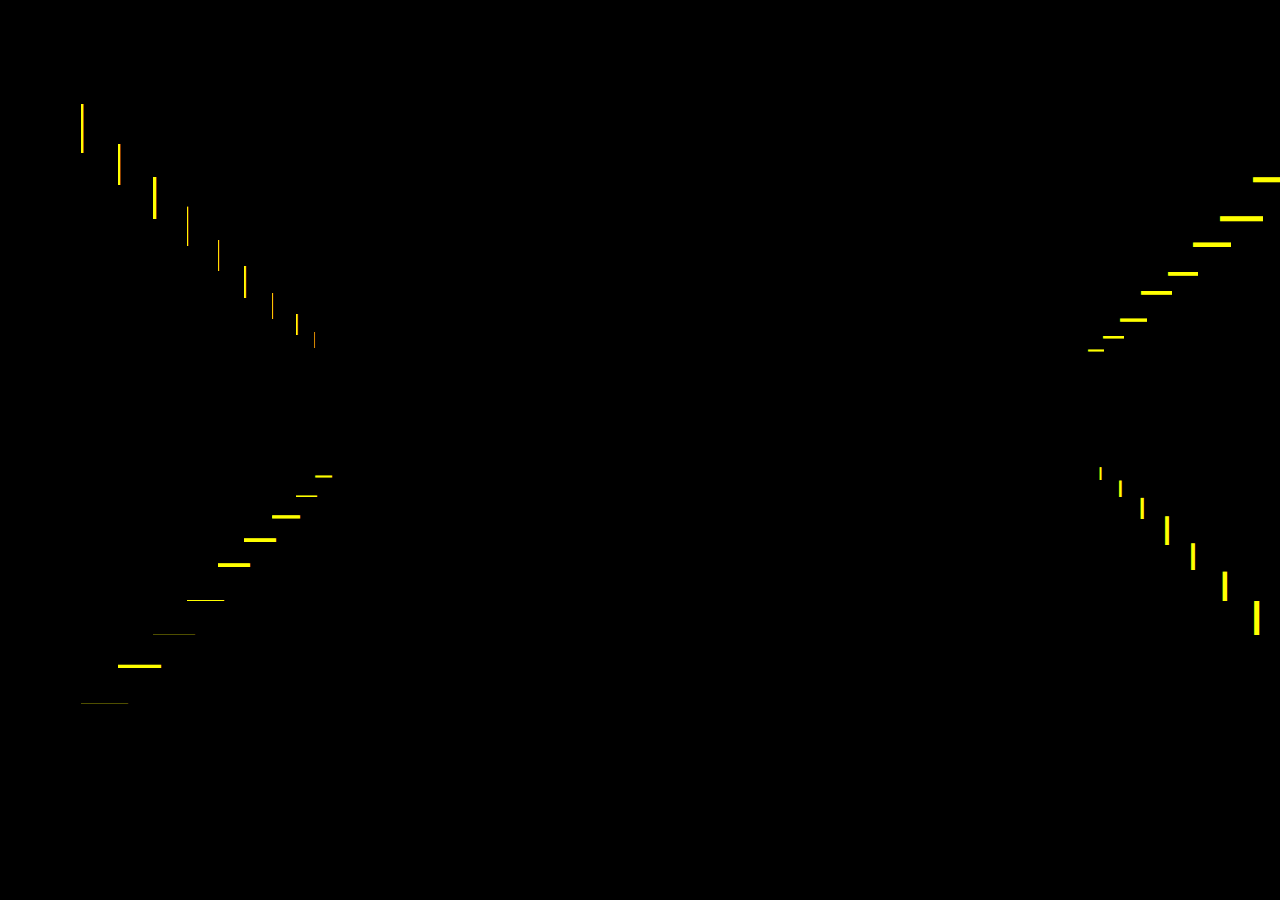
<file: typer/index.html>
<!DOCTYPE html>
<head>
  <title>Typer</title>
  <script src="init.js"></script>
  <link href="https://fonts.googleapis.com/css?family=Exo+2|Krona+One&display=swap" rel="stylesheet">
  <link rel="stylesheet" href="style.css">
</head>


<body>
<div class="frame">
<div id="end">
    THE END
</div>
    <div id="layer1top">
              <span id="cursor1top">|</span>
        </div>

        <div id="layer1right">
              <span id="cursor1right">|</span>
        </div>

        <div id="layer1bottom">
              <span id="cursor1bottom">|</span>
        </div>

        <div id="layer1left">
              <span id="cursor1left">|</span>
        </div>

<div class="frame2">

    <div id="layer2top">
            <span id="cursor2top">|</span>
    </div>

    <div id="layer2right">
          <span id="cursor2right">|</span>
    </div>

    <div id="layer2bottom">
          <span id="cursor2bottom">|</span>
    </div>

    <div id="layer2left">
          <span id="cursor2left">|</span>
    </div>

        <div class="frame3">

            <div id="layer3top">
                    <span id="cursor3top">|</span>
            </div>

            <div id="layer3right">
                  <span id="cursor3right">|</span>
            </div>

            <div id="layer3bottom">
                  <span id="cursor3bottom">|</span>
            </div>

            <div id="layer3left">
                  <span id="cursor3left">|</span>
            </div>


            <div class="frame4">

                <div id="layer4top">
                        <span id="cursor4top">|</span>
                </div>

                <div id="layer4right">
                      <span id="cursor4right">|</span>
                </div>

                <div id="layer4bottom">
                      <span id="cursor4bottom">|</span>
                </div>

                <div id="layer4left">
                      <span id="cursor4left">|</span>
                </div>

                            <div class="frame5">

                                <div id="layer5top">
                                        <span id="cursor5top">|</span>
                                </div>

                                <div id="layer5right">
                                      <span id="cursor5right">|</span>
                                </div>

                                <div id="layer5bottom">
                                      <span id="cursor5bottom">|</span>
                                </div>

                                <div id="layer5left">
                                      <span id="cursor5left">|</span>
                                </div>

                                <div class="frame6">

                                    <div id="layer6top">
                                            <span id="cursor6top">|</span>
                                    </div>

                                    <div id="layer6right">
                                          <span id="cursor6right">|</span>
                                    </div>

                                    <div id="layer6bottom">
                                          <span id="cursor6bottom">|</span>
                                    </div>

                                    <div id="layer6left">
                                          <span id="cursor6left">|</span>
                                    </div>

                                    <div class="frame7">

                                        <div id="layer7top">
                                                <span id="cursor7top">|</span>
                                        </div>

                                        <div id="layer7right">
                                              <span id="cursor7right">|</span>
                                        </div>

                                        <div id="layer7bottom">
                                              <span id="cursor7bottom">|</span>
                                        </div>

                                        <div id="layer7left">
                                              <span id="cursor7left">|</span>
                                        </div>


                                        <div class="frame8">

                                            <div id="layer8top">
                                                    <span id="cursor8top">|</span>
                                            </div>

                                            <div id="layer8right">
                                                  <span id="cursor8right">|</span>
                                            </div>

                                            <div id="layer8bottom">
                                                  <span id="cursor8bottom">|</span>
                                            </div>

                                            <div id="layer8left">
                                                  <span id="cursor8left">|</span>
                                            </div>


                                            <div class="frame9">

                                                <div id="layer9top">
                                                        <span id="cursor9top">|</span>
                                                </div>

                                                <div id="layer9right">
                                                      <span id="cursor9right">|</span>
                                                </div>

                                                <div id="layer9bottom">
                                                      <span id="cursor9bottom">|</span>
                                                </div>

                                                <div id="layer9left">
                                                      <span id="cursor9left">|</span>
                                                </div>


                                                <div class="frame10">

                                                    <div id="layer10top">
                                                            <span id="cursor10top">|</span>
                                                    </div>

                                                    <div id="layer10right">
                                                          <span id="cursor10right">|</span>
                                                    </div>

                                                    <div id="layer10bottom">
                                                          <span id="cursor10bottom">|</span>
                                                    </div>

                                                    <div id="layer10left">
                                                          <span id="cursor10left">|</span>
                                                    </div>

                                                </div>
                                            </div>
                                        </div>
                                    </div>
                                </div>

                            </div>
            </div>
        </div>
</div>

</div>

</body>
</html>
</file>
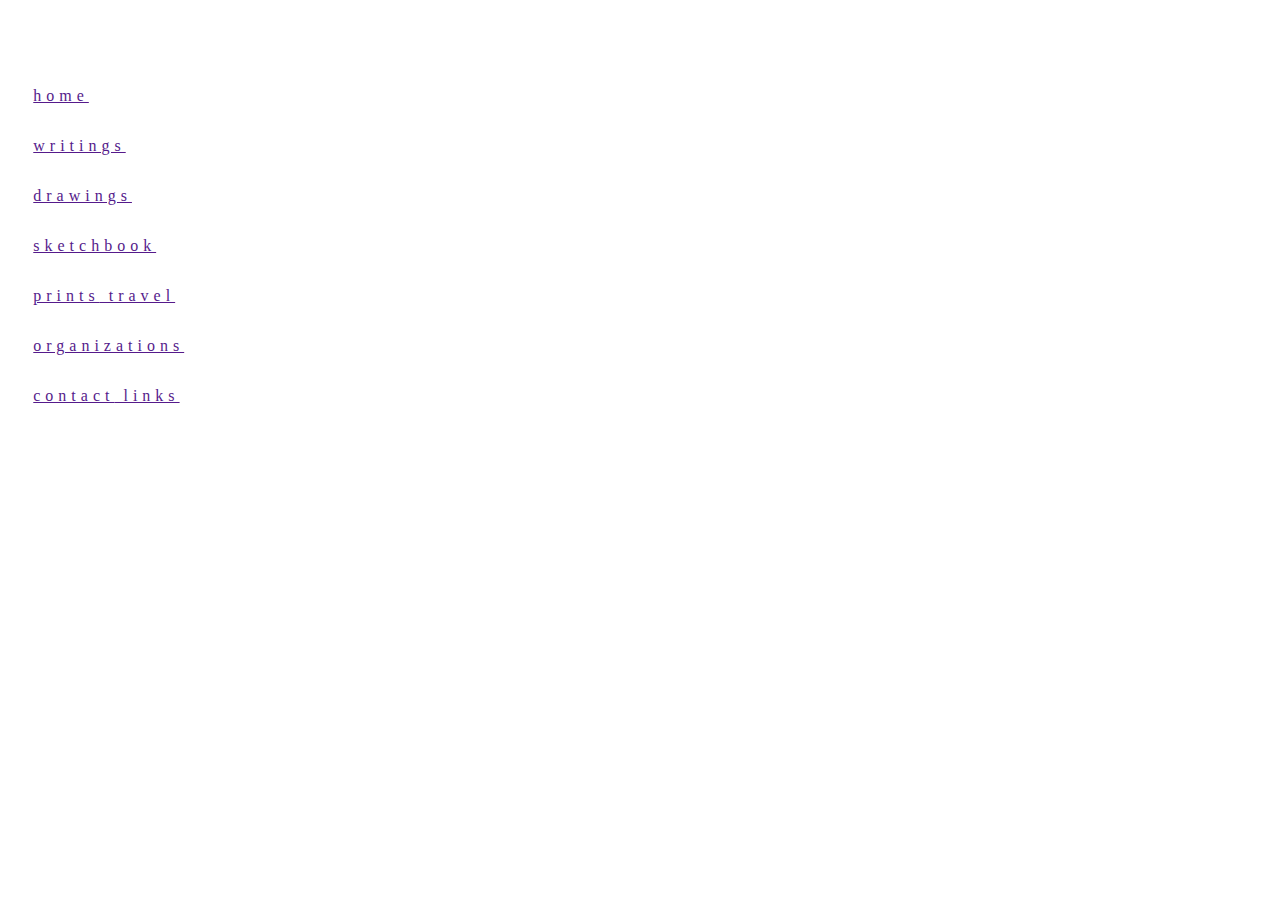
<file: lab/hw3/index.html>
<!DOCTYPE html>
<html lang="]" dir="ltr">
    <head>
        <meta charset="utf-8">
        <link rel="stylesheet" href="style.css">
        <title>hyperlinks</title>
    </head>
    <body>
        <div class="sidebar">
        
        </div>

        <div class="content">

        </div>




    </body>
    	<script src="links.js" charset="utf-8"></script>
</html>
</file>
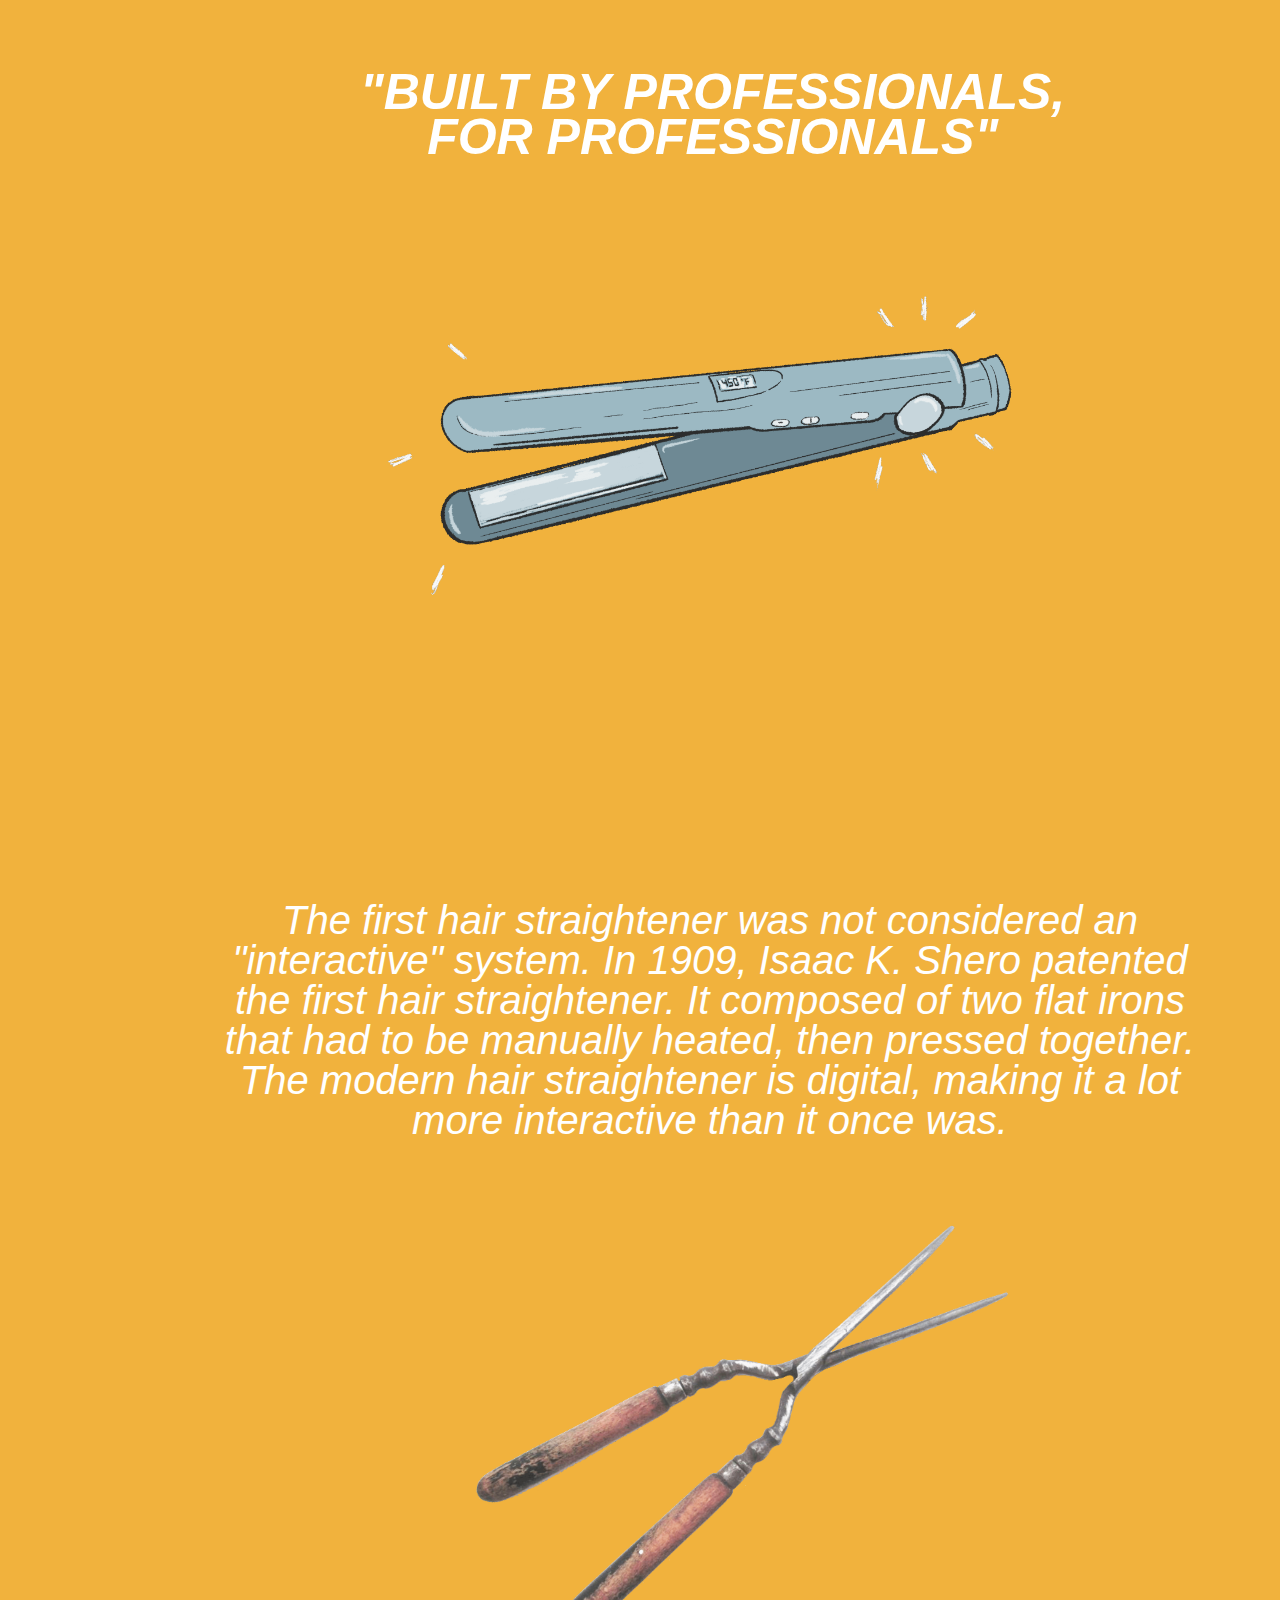
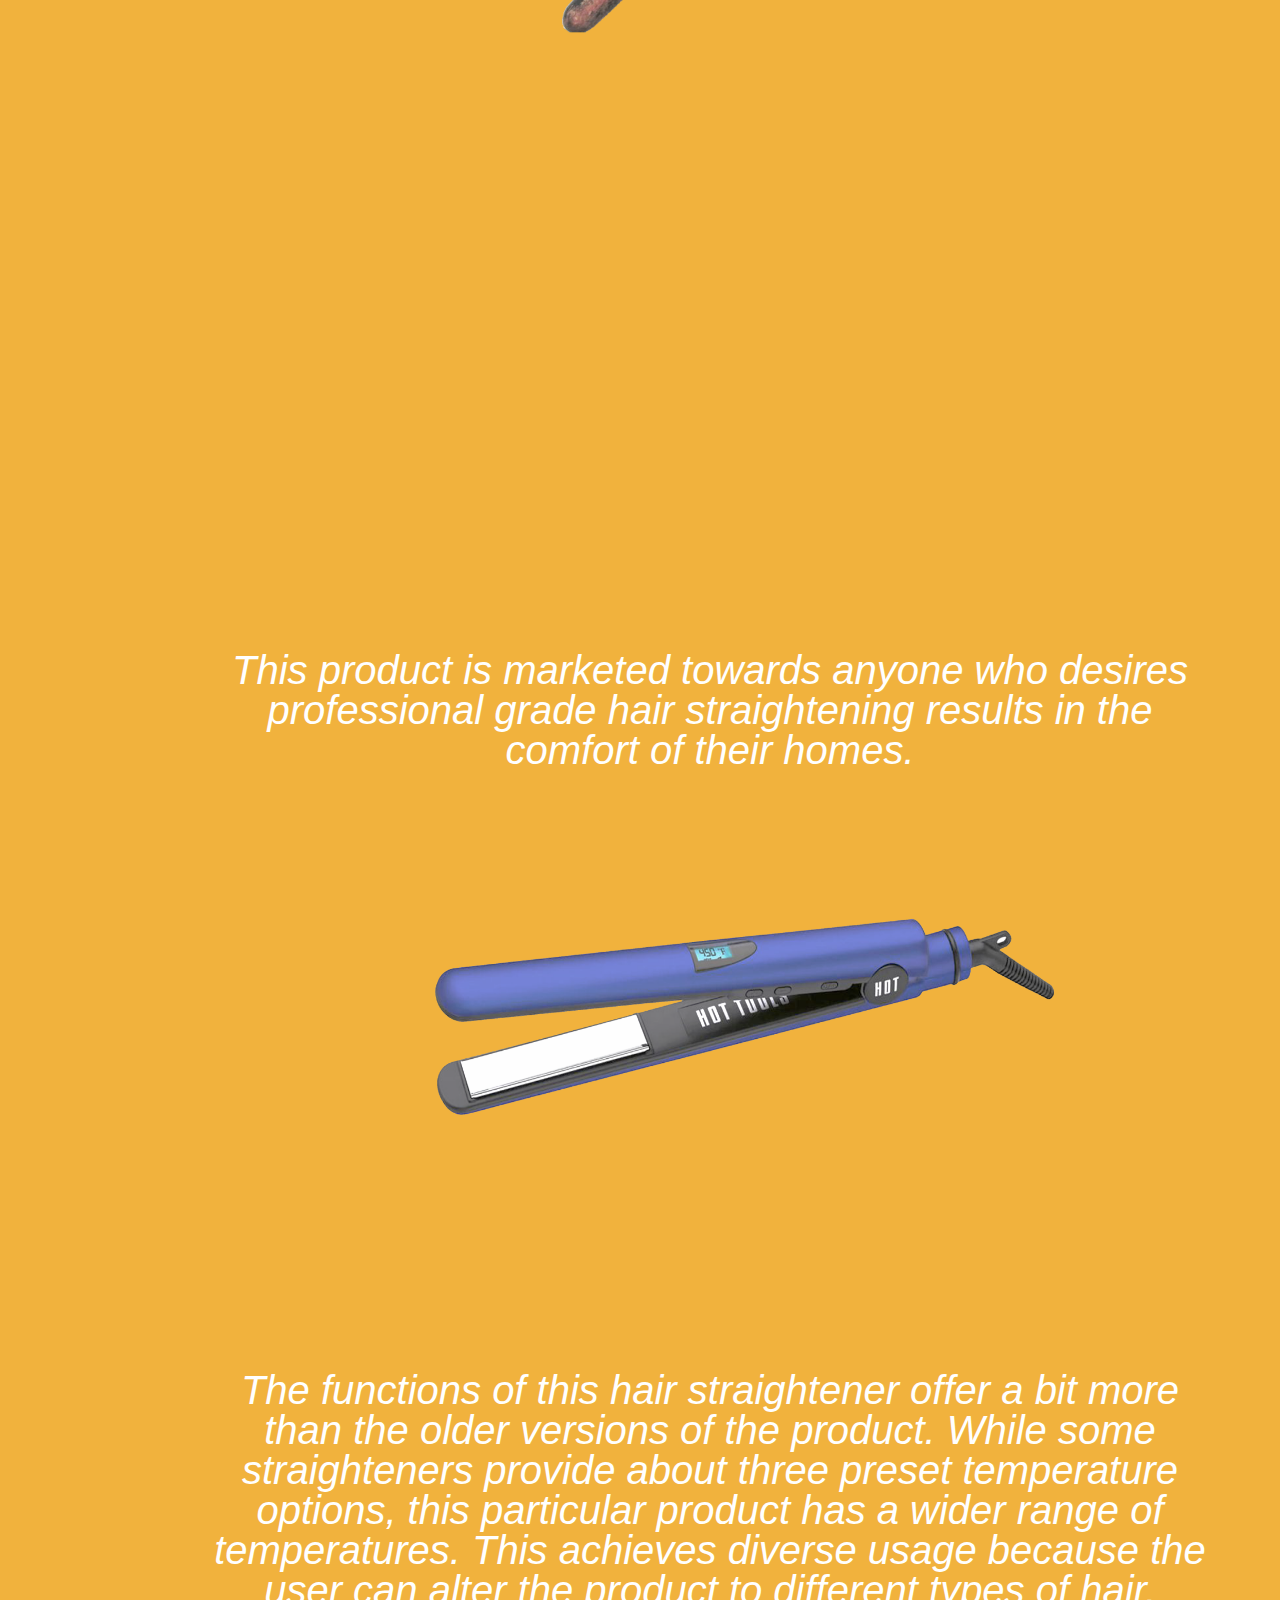
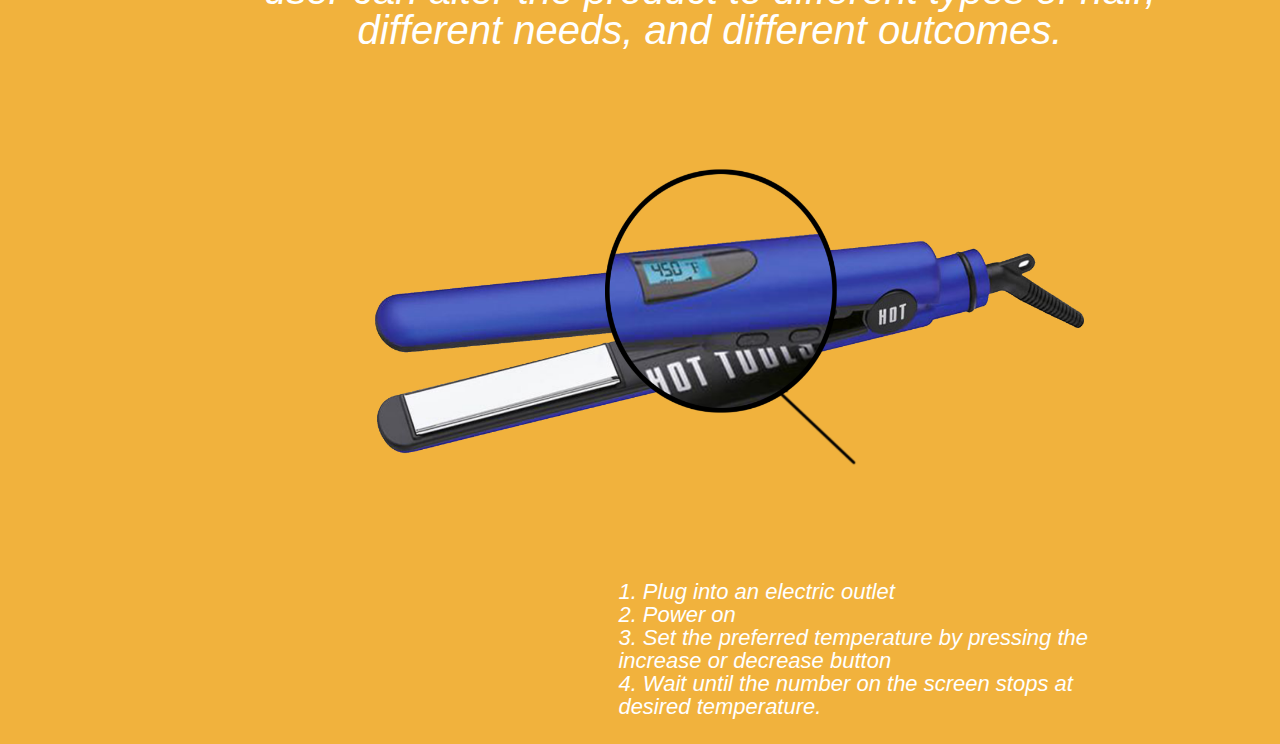
<file: ies/eis.html>
<!DOCTYPE html>
<html lang="en" dir="ltr">
    <head>
        <meta charset="utf-8">
            <link rel="stylesheet" href="eis.css">
        <title>Every Day Interactive Systems - Hair Straightener</title>
    </head>
    <body>

<div class="text">

<h1><span id="heading">"BUILT BY PROFESSIONALS, <br> FOR PROFESSIONALS"</span></h1>

<p><span id="intro">The first hair straightener was not considered an "interactive" system. In 1909,
    Isaac K. Shero patented the first hair straightener. It composed of two flat irons that had to be manually
    heated, then pressed together. The modern hair straightener is digital, making it a lot more interactive
    than it once was.</span></p>
<p><span id="target">	This product is marketed towards anyone who desires professional grade hair straightening
                        results in the comfort of their homes.</span></p>
<p><span id="achieve">	The functions of this hair straightener offer a bit more than the older versions of the product.
    While some straighteners provide about three preset temperature options, this particular product has a wider range of
    temperatures. This achieves diverse usage because the user can alter the product to different types of hair, different needs,
    and different outcomes.</span></p>
<p><span id="steps">
1. Plug into an electric outlet
<br>2. Power on
<br>3. Set the preferred temperature by pressing the <br>  increase or decrease button
<br>4. Wait until the number on the screen stops at <br>  desired temperature. </span></p>

</div>

<div class="img">
    <img src="img/product.gif" width="900px" height="730px"alt="img">
</div>

<div class="img2">
    <img src="img/oldproduct.gif" width="600px" height="450px"alt="img">
</div>

<div class="img3">
    <img src="img/product1.png" width="850px" height="730px"alt="img">
</div>

<div class="img4">
    <img src="img/controls.png" width="920px" height="790px"alt="img">
</div>


    </body>
</html>
</file>
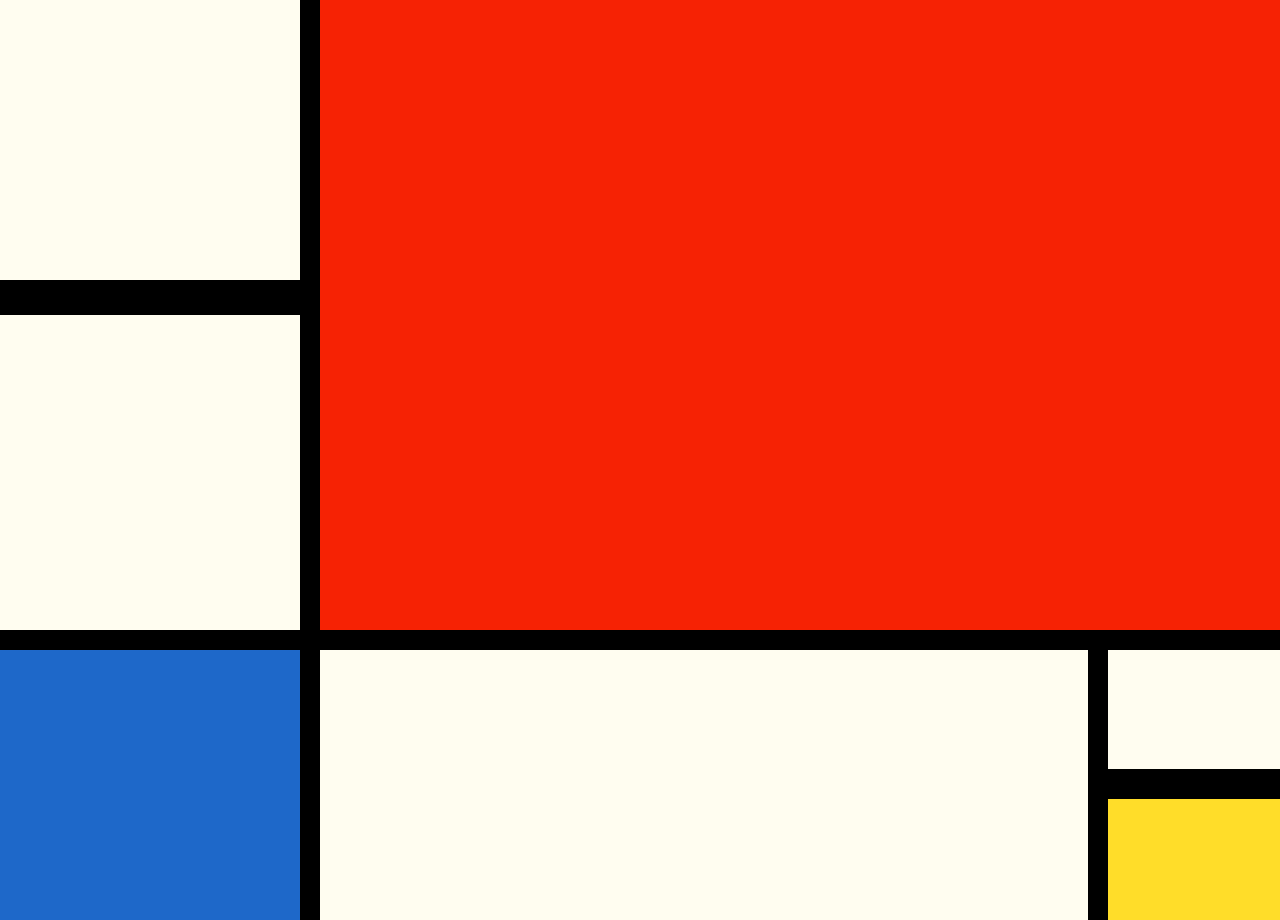
<file: lab/hw1/homework-1.html>
<!DOCTYPE html>
<html lang="en" dir="ltr">
    <head>
        <meta charset="utf-8">
        <title></title>
<style>

html, body {
    width: 100%;
    height:100%;
    margin: 0;

}

.white {
    background-color:#fffdf0;
    width: 100%;
    height: 30%;


}
.red {
    background-color: #f62204;
    width: 100%;
    height: 70%;

}

.blue{
    background-color:#1e68c9;
    width: 25%;
    height: 100%;
    box-sizing: border-box;

}

.yellow{
    background-color:#ffdd29;
    height: 100%;
    width: 15%;
    float: right;
    box-sizing: border-box;

}

.white2{
    background-color:#fffdf0;
    width: 100%;
    height: 55%;
    box-sizing: border-box;
}

.topwhite{
    background-color:#fffdf0;
    width: 25%;
    height: 100%;
    box-sizing: border-box;
}

.bottomwhite{
    background-color:#fffdf0;
    width: 100%;
    height: 50%;
    box-sizing: border-box;
}

.borderyellow{
    border-left: 20px solid black;
    border-top: none;
    border-right:none;
    border-bottom:none;

}

.borderwhite{
    border-left: none;
    border-top: 20px solid black;
    border-right:none;
    border-bottom: none;
}
.borderwhite2{
    border-left: none;
    border-top: none;
    border-right:none;
    border-bottom: 30px solid black;
}

.borderblue{
    border-left: none;
    border-top: none;
    border-right:20px solid black;
    border-bottom: none;

}
.bordertopwhite{
    border-left: none;
    border-top: none;
    border-right:20px solid black;
    border-bottom: none;
}
.borderbottomwhite{
    border-left: none;
    border-top: none;
    border-right:none;
    border-bottom: 35px solid black;
}



</style>
    </head>
    <body>

    <div class="red ">
        <div class="topwhite bordertopwhite">
            <div class="bottomwhite borderbottomwhite">

            </div>
        </div>


    </div>
    <div class="white borderwhite ">
        <div class="yellow borderyellow">
            <div class="white2 borderwhite2 ">

            </div>
        </div>
        <div class="blue borderblue "></div>


        </div>

        </div>
    </div>





    </body>
</html>
</file>
<file: typer/style.css>
body{
    font-family: 'Krona One', sans-serif;
    margin:0px;
    background-color: black;
}

#end{
    position: absolute;
    left: 35%;
    top: 30%;
     animation: blinker 3s step-end infinite;
       opacity: 0;
       z-index: 5;
       font-size: 80px;
}

@keyframes blinker {
  50% { opacity: 0; }
}


.frame{
    /* background-color:#b2ffb0; */
    color: #ff2b7d;
    width: 1350px;
    height: 700px;
    margin: 40px;
    font-size: 63px;
    overflow: hidden;
}

.frame2{
    /* background-color: #c4c8ff; */
    color: #f21168;
    position: absolute;
    width: 1250px;
    height: 600px;
    left: 6.3%;
    top: 11.5%;
    font-size: 45px;
    overflow: hidden;
}

.frame3{
    /* background-color: #939393; */
    color: #d20b57;
    position: absolute;
    width: 1177px;
    height: 524px;
    left: 3%;
    top: 6.7%;
    font-size: 40px;
    overflow: hidden;
}

.frame4{
    /* background-color: #9e9fff; */
    color: #bd074c;
    position: absolute;
    width: 1110px;
    height: 458px;
    left: 3%;
    top: 6.3%;
    font-size: 40px;
    overflow: hidden;
}
.frame5{
    /* background-color: #9e9fff; */
    color: #af0646;
    position: absolute;
    width: 1044px;
    height: 395px;
    left: 3%;
    top: 6.5%;
    font-size: 35px;
    overflow: hidden;
}
.frame6{
    /* background-color: #9e9fff; */
    color: #9a033c;
    position: absolute;
    width: 980px;
    height: 330px;
    left: 3%;
    top: 8.5%;
    font-size: 30px;
    overflow: hidden;
}
.frame7{
    /* background-color: #9e9fff; */
    color: #820131;
    position: absolute;
    width: 927.5px;
    height: 279px;
    left: 2.7%;
    top: 8%;
    font-size: 30px;
    overflow: hidden;
}
.frame8{
    /* background-color: #9e9fff; */
    color: #75002c;
    position: absolute;
    width: 875px;
    height: 226px;
    left: 3%;
    top: 9.5%;
    font-size: 25px;
    overflow: hidden;
}

.frame9{
    /* background-color: #9e9fff; */
    color: #5d0023;
    position: absolute;
    width: 828px;
    height: 183px;
    left: 2.7%;
    top: 9.5%;
    font-size: 20px;
    overflow: hidden;
}

.frame10{
    /* background-color: #9e9fff; */
    color: #420019;
    position: absolute;
    width: 790px;
    height: 148.5px;
    left: 2.2%;
    top: 9.5%;
    font-size: 15px;
    overflow: hidden;
}



/* LAYER1 */
/* top */
#cursor1top{
    color: yellow;
    margin-top: -1%;
    margin-left: -.5%
}
#layer1top{
    margin-top:-1%;
    margin-left: -.5%
}

/* right */
#cursor1right{
    color: yellow;
    transform: rotate(90deg);
    margin-left: 96.2%;
    margin-top: -6%;
}
#layer1right{
    transform: rotate(90deg);
    margin-left: 96.2%;
    margin-top: -6%;
}

/* bottom */
#layer1bottom{
    margin-top: 42.7%;
    margin-right: -.5%;
    direction: rtl;
}
#cursor1bottom{
    color: yellow;
    margin-top: 42.7%;
    margin-right: -.5%;
    direction: rtl;
}

/* left */
#layer1left{
    transform: rotate(-90deg);
    margin-top: -5%;
    margin-right: 96%;
}
#cursor1left{
    color: yellow;
    transform: rotate(-90deg);
    margin-top: -5%;
    margin-right: 96%;

}
/* ///////////////////////////////////////////////////// */

/* LAYER2 */
/* top */
#cursor2top{
    color: yellow;
    margin-top: -.5%;
    margin-left: -.3%
}
#layer2top{
    margin-top: -.5%;
    margin-left: -.3%
}

/* right */
#cursor2right{
    color: yellow;
    transform: rotate(90deg);
    margin-left: 96.8%;
    margin-top: -4.7%;
}
#layer2right{
    transform: rotate(90deg);
    margin-left: 96.8%;
    margin-top: -4.7%;
}

/* bottom */
#layer2bottom{
    margin-top: 40.5%;
    margin-right: -.3%;
    direction: rtl;
}
#cursor2bottom{
    color: yellow;
    margin-top: 40.5%;
    margin-right: -.3%;
    direction: rtl;
}

/* left */
#layer2left{
    transform: rotate(-90deg);
    margin-top: -4%;
    margin-right: 96.9%;
}
#cursor2left{
        color: yellow;
    transform: rotate(-90deg);
    margin-top: -4%;
    margin-right: 96.9%;

}
/* ///////////////////////////////////////////////////// */

/* LAYER3 */
/* top */
#cursor3top{
    color: yellow;
    margin-top: 5%;
    margin-left: -.3%
}
#layer3top{
    margin-top: 5%;
    margin-left: -.3%
}

/* right */
#cursor3right{
    color: yellow;
    transform: rotate(90deg);
    margin-left: 97%;
    margin-top: -4.7%;
}
#layer3right{
    transform: rotate(90deg);
    margin-left: 97%;
    margin-top: -4.7%;
}

/* bottom */
#layer3bottom{
    margin-top: 37.9%;
    margin-right: 0;
    direction: rtl;
}
#cursor3bottom{
    color: yellow;
    margin-top: 37.9%;
    margin-right: 0;
    direction: rtl;
}

/* left */
#layer3left{
    transform: rotate(-90deg);
    margin-top: -4.2%;
    margin-right: 96.9%;
}
#cursor3left{
    color: yellow;
    transform: rotate(-90deg);
    margin-top: -4.2%;
    margin-right: 96.9%;

}

/* ///////////////////////////////////////////////////// */

/* LAYER4 */
/* top */
#cursor4top{
    color: yellow;
    margin-top: -.7%;
    margin-left: -.3%
}
#layer4top{
    margin-top: -.7%;
    margin-left: -.3%
}

/* right */
#cursor4right{
    color: yellow;
    transform: rotate(90deg);
    margin-left: 96.5%;
    margin-top: -4.7%;
}
#layer4right{
    transform: rotate(90deg);
    margin-left: 96.5%;
    margin-top: -4.7%;
}

/* bottom */
#layer4bottom{
    margin-top: 34%;
    margin-right: 0;
    direction: rtl;
}
#cursor4bottom{
    color: yellow;
    margin-top: 34%;
    margin-right: 0;
    direction: rtl;
}

/* left */
#layer4left{
    transform: rotate(-90deg);
    margin-top: -4.2%;
    margin-right: 96.9%;
}
#cursor4left{
    color: yellow;
    transform: rotate(-90deg);
    margin-top: -4.2%;
    margin-right: 96.9%;

}

/* ///////////////////////////////////////////////////// */

/* LAYER3 */
/* top */
#cursor3top{
    color: yellow;
    margin-top: -.7%;
    margin-left: -.3%
}
#layer3top{
    margin-top: -.7%;
    margin-left: -.3%
}

/* right */
#cursor3right{
    color: yellow;
    transform: rotate(90deg);
    margin-left: 97%;
    margin-top: -4.7%;
}
#layer3right{
    transform: rotate(90deg);
    margin-left: 97%;
    margin-top: -4.7%;
}

/* bottom */
#layer3bottom{
    margin-top: 37.9%;
    margin-right: 0;
    direction: rtl;
}
#cursor3bottom{
    color: yellow;
    margin-top: 37.9%;
    margin-right: 0;
    direction: rtl;
}

/* left */
#layer3left{
    transform: rotate(-90deg);
    margin-top: -4.2%;
    margin-right: 96.9%;
}
#cursor3left{
    color: yellow;
    transform: rotate(-90deg);
    margin-top: -4.2%;
    margin-right: 96.9%;

}

/* ///////////////////////////////////////////////////// */

/* LAYER5 */
/* top */
#cursor5top{
    color: yellow;
    margin-top: -.3%;
    margin-left: -.3%
}
#layer5top{
    margin-top: -.3%;
    margin-left: -.3%
}

/* right */
#cursor5right{
    color: yellow;
    transform: rotate(90deg);
    margin-left: 96.8%;
    margin-top: -4.5%;
}
#layer5right{
    transform: rotate(90deg);
    margin-left: 96.8%;
    margin-top: -4.5%;
}

/* bottom */
#layer5bottom{
    margin-top: 30.8%;
    margin-right: 0;
    direction: rtl;
}
#cursor5bottom{
    color: yellow;
    margin-top: 30.8%;
    margin-right: 0;
    direction: rtl;
}

/* left */
#layer5left{
    transform: rotate(-90deg);
    margin-top: -4.2%;
    margin-right: 96.9%;
}
#cursor5left{
    color: yellow;
    transform: rotate(-90deg);
    margin-top: -4.2%;
    margin-right: 96.9%;

}

/* ///////////////////////////////////////////////////// */

/* LAYER6 */
/* top */
#cursor6top{
    color: yellow;
    margin-top: -.6%;
    margin-left: -.3%
}
#layer6top{
    margin-top: -.6%;
    margin-left: -.3%
}

/* right */
#cursor6right{
    color: yellow;
    transform: rotate(90deg);
    margin-left: 97.4%;
    margin-top: -3.5%;
}
#layer6right{
    transform: rotate(90deg);
    margin-left: 97.4%;
    margin-top: -3.5%;
}

/* bottom */
#layer6bottom{
    margin-top: 27%;
    margin-right: 0;
    direction: rtl;
}
#cursor6bottom{
    color: yellow;
    margin-top: 27%;
    margin-right: 0;
    direction: rtl;
}

/* left */
#layer6left{
    transform: rotate(-90deg);
    margin-top: -4.2%;
    margin-right: 97.2%;
}
#cursor6left{
    color: yellow;
    transform: rotate(-90deg);
    margin-top: -4.2%;
    margin-right: 97.2%;

}

/* ///////////////////////////////////////////////////// */

/* LAYER7 */
/* top */
#cursor7top{
    color: yellow;
    margin-top: -.6%;
    margin-left: -.3%
}
#layer7top{
    margin-top: -.6%;
    margin-left: -.3%
}

/* right */
#cursor7right{
    color: yellow;
    transform: rotate(90deg);
    margin-left: 97.2%;
    margin-top: -4.5%;
}
#layer7right{
    transform: rotate(90deg);
    margin-left: 97.2%;
    margin-top: -4.5%;
}

/* bottom */
#layer7bottom{
    margin-top: 23.5%;
    margin-right: 0;
    direction: rtl;
}
#cursor7bottom{
    color: yellow;
    margin-top: 23.5%;
    margin-right: 0;
    direction: rtl;
}

/* left */
#layer7left{
    transform: rotate(-90deg);
    margin-top: -4.2%;
    margin-right: 97%;
}
#cursor7left{
    color: yellow;
    transform: rotate(-90deg);
    margin-top: -4.2%;
    margin-right: 97%;

}

/* ///////////////////////////////////////////////////// */

/* LAYER8 */
/* top */
#cursor8top{
    color: yellow;
    margin-top: -.6%;
    margin-left: -.3%
}
#layer8top{
    margin-top: -.6%;
    margin-left: -.3%
}

/* right */
#cursor8right{
        color: yellow;
    transform: rotate(90deg);
    margin-left: 97.2%;
    margin-top: -3.6%;
}
#layer8right{
    transform: rotate(90deg);
    margin-left: 97.2%;
    margin-top: -3.6%;
}

/* bottom */
#layer8bottom{
    margin-top: 20%;
    margin-right: 0;
    direction: rtl;
}
#cursor8bottom{
    color: yellow;
    margin-top: 20%;
    margin-right: 0;
    direction: rtl;
}

/* left */
#layer8left{
    transform: rotate(-90deg);
    margin-top: -4%;
    margin-right: 97%;
}
#cursor8left{
    color: yellow;
    transform: rotate(-90deg);
    margin-top: -4%;
    margin-right: 97%;

}

/* ///////////////////////////////////////////////////// */

/* LAYER9 */
/* top */
#cursor9top{
    color: yellow;
    margin-top: -.5%;
    margin-left: -.2%
}
#layer9top{
    margin-top: -.5%;
    margin-left: -.2%
}

/* right */
#cursor9right{
    color: yellow;
    transform: rotate(90deg);
    margin-left: 97.8%;
    margin-top: -2.9%;
}
#layer9right{
    transform: rotate(90deg);
    margin-left: 97.8%;
    margin-top: -2.9%;
}

/* bottom */
#layer9bottom{
    margin-top: 16.9%;
    margin-right: 0;
    direction: rtl;
}
#cursor9bottom{
    color: yellow;
    margin-top: 16.9%;
    margin-right: 0;
    direction: rtl;
}

/* left */
#layer9left{
    transform: rotate(-90deg);
    margin-top: -3.2%;
    margin-right: 97.8%;
}
#cursor9left{
    color: yellow;
    transform: rotate(-90deg);
    margin-top: -3.2%;
    margin-right: 97.8%;

}

/* ///////////////////////////////////////////////////// */

/* LAYER10 */
/* top */
#cursor10top{
    color: yellow;
    margin-top: -.4%;
    margin-left: -.2%
}
#layer10top{
    margin-top: -.4%;
    margin-left: -.2%
}

/* right */
#cursor10right{
    color: yellow;
    transform: rotate(90deg);
    margin-left: 98.2%;
    margin-top: -2%;
}
#layer10right{
    transform: rotate(90deg);
    margin-left: 98.2%;
    margin-top: -2%;
}

/* bottom */
#layer10bottom{
    margin-top: 14.4%;
    margin-right: 0;
    direction: rtl;
}
#cursor10bottom{
    color: yellow;
    margin-top: 14.4%;
    margin-right: 0;
    direction: rtl;
}

/* left */
#layer10left{
    transform: rotate(-90deg);
    margin-top: -2.8%;
    margin-right: 97.8%;
}
#cursor10left{
    color: yellow;
    transform: rotate(-90deg);
    margin-top: -2.8%;
    margin-right: 97.8%;

}
</file>
<file: lab/hw3/style.css>
body{
    display: flex;
    flex-direction: row;

}

.sidebar{
    flex: 0 0 150px;
    margin-left: 2%;
    margin-top: 5%;
    line-height: 50px;
    letter-spacing: 5px;
}
.content{
    flex: 1;

}
</file>
<file: ies/eis.css>
body, html{
    background-color:#f1b23d;

    width: 100%;

}

.text{
    font-family: helvetica;
    font-style: italic;
    text-align: center;
    font-size: 25px;
    line-height: 45px;
    color: white;
}

.img{
position: absolute;
top: 80px;
left: 320px;

}

.img2{
    position: absolute;
    top: 1200px;
    left: 450px;
}

.img3{
    position: absolute;
    top: 250%;
    left: 320px;

}

.img4{
    position: absolute;
    left: 270px;
    top: 350%;
}

#intro{
    position: absolute;
    top: 900px;
    left: 210px;
    width: 1000px;
    height: 80px;
    font-size: 40px;
    text-align: center;
    line-height: 40px;
}

#target{
    position: absolute;
    top: 250%;
    left: 210px;
    width: 1000px;
    height: 80px;
    font-size: 40px;
    text-align: center;
    line-height: 40px;

}

#achieve{
    position: absolute;
    top: 330%;
    left: 210px;
    width: 1000px;
    height: 80px;
    font-size: 40px;
    text-align: center;
    line-height: 40px;

}

#steps{
    position: absolute;
    text-align: left;
    top: 420%;
    right: 15%;
    font-size: 22px;
    line-height: 23px;

}

#heading{
    position: absolute;
    top: 70px;
    left: 360px;
}
</file>
